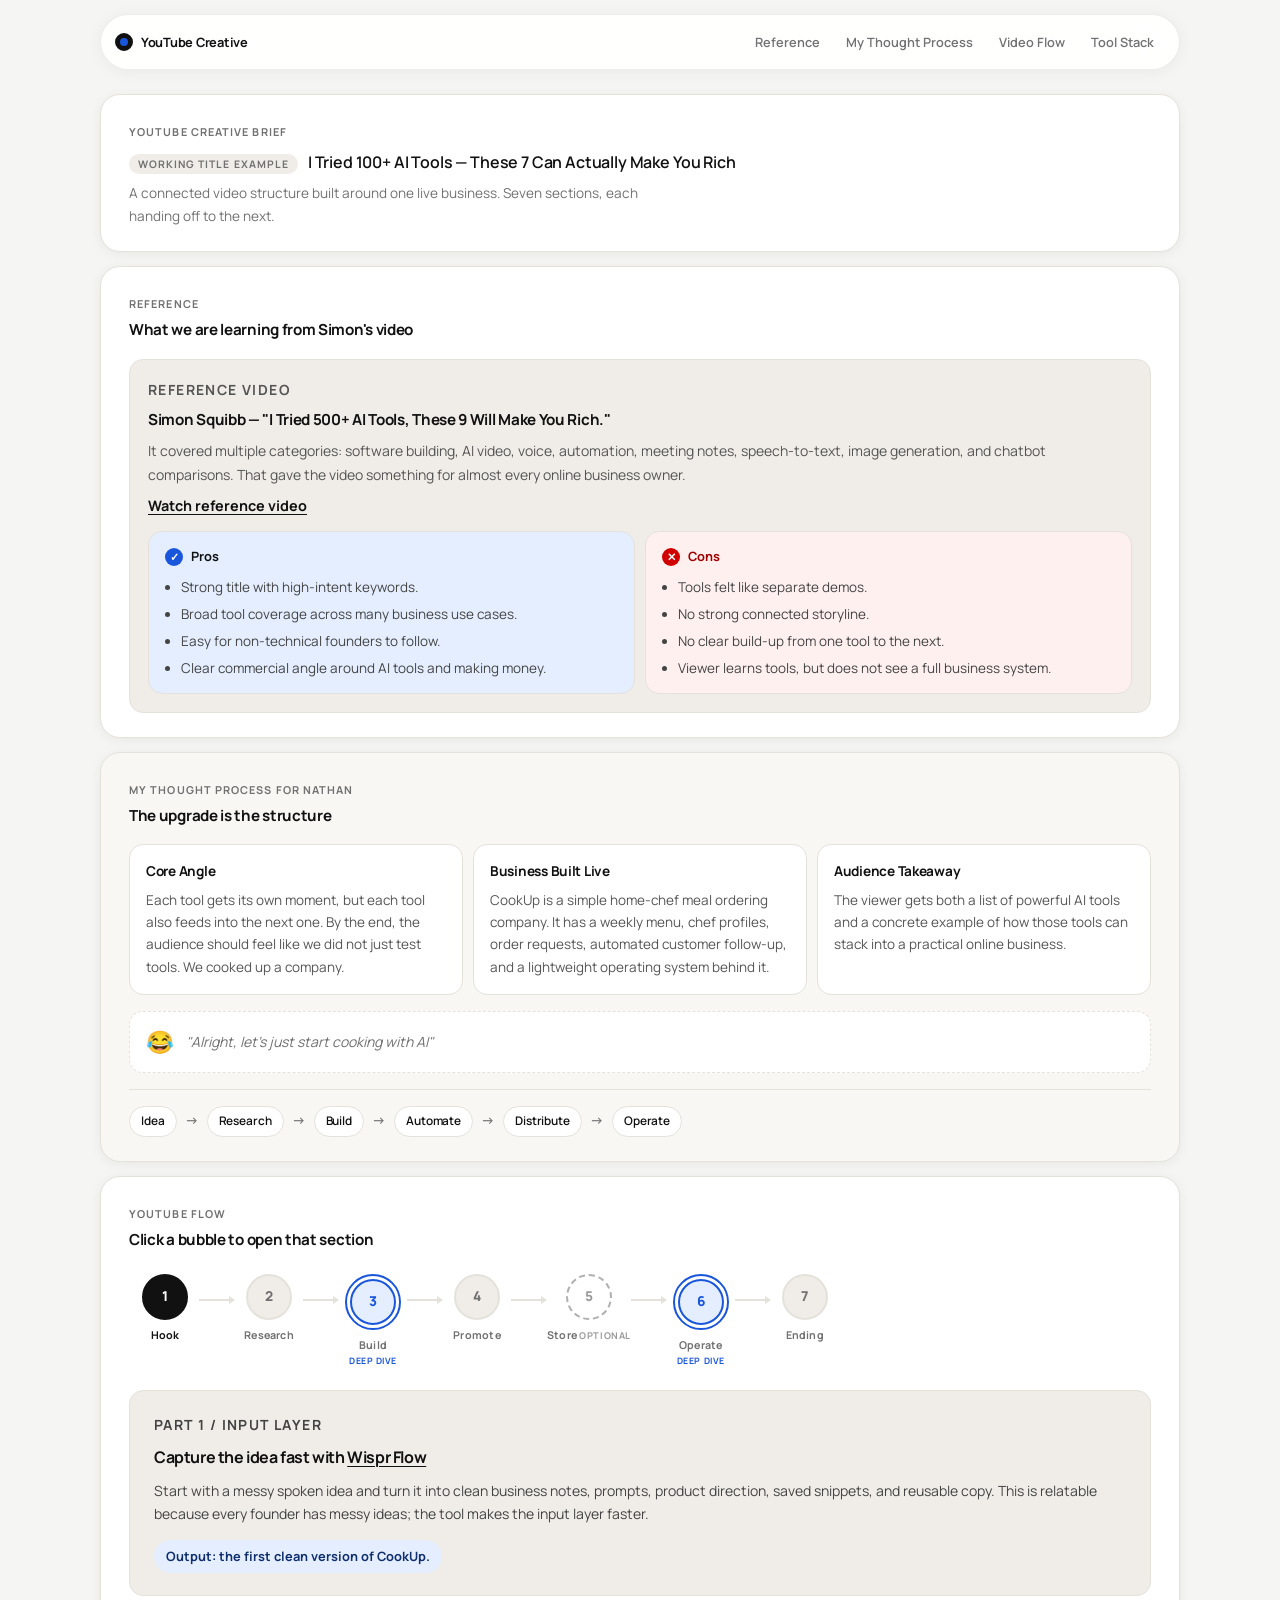
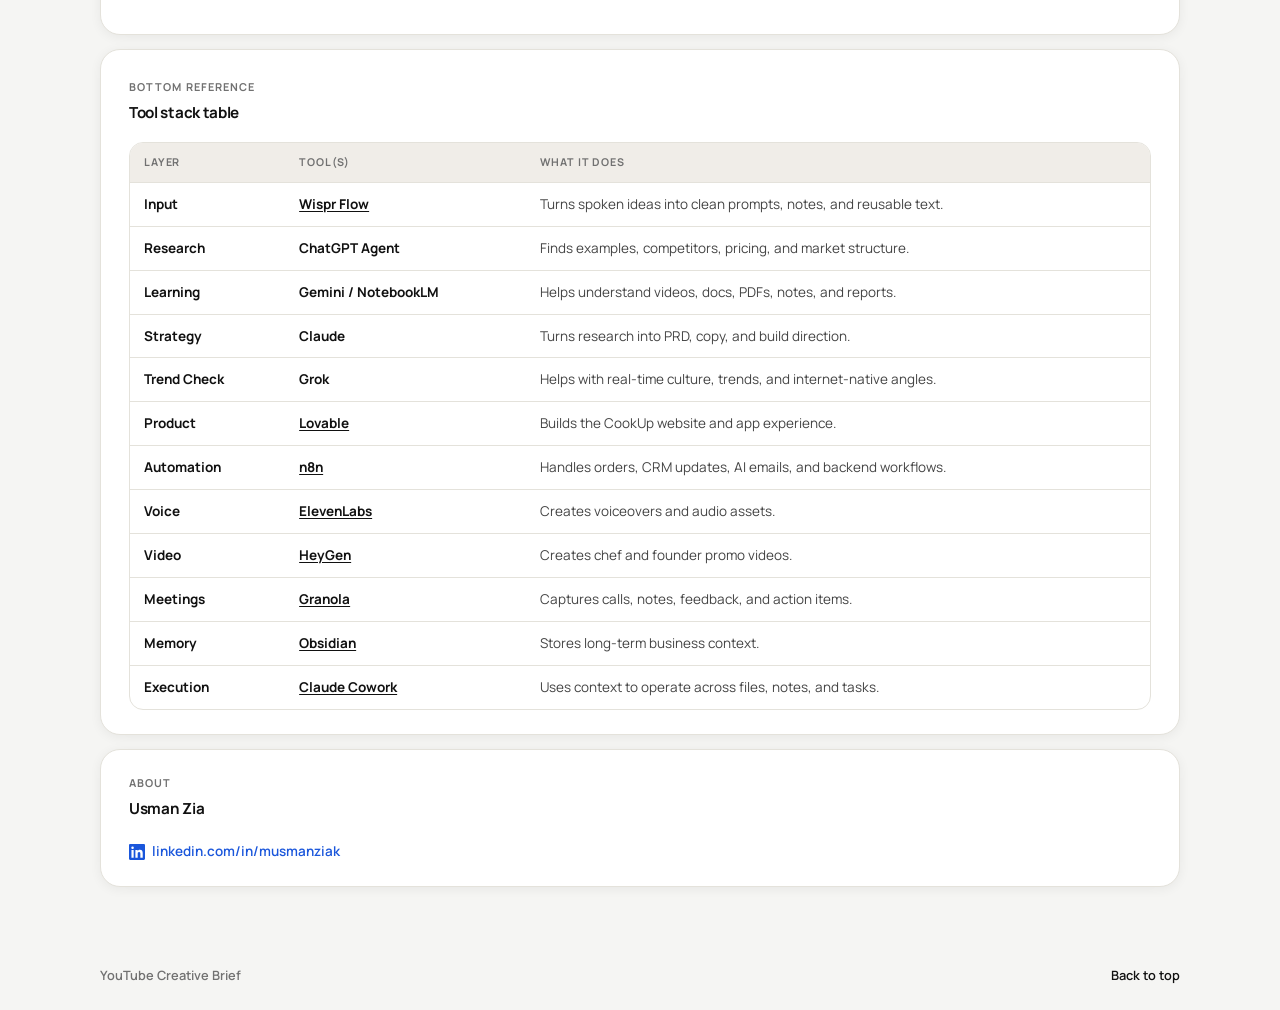
<file: docs/index.html>
<!doctype html>
<html lang="en">
  <head>
    <meta charset="UTF-8" />
    <meta name="viewport" content="width=device-width, initial-scale=1.0" />
    <meta name="description" content="YouTube creative brief for a CookUp AI tools video built around one connected business." />
    <title>YouTube Creative Brief — CookUp</title>
    <link rel="preconnect" href="https://fonts.googleapis.com" />
    <link rel="preconnect" href="https://fonts.gstatic.com" crossorigin />
    <link href="https://fonts.googleapis.com/css2?family=Manrope:wght@400;500;600;700;800&display=swap" rel="stylesheet" />
    <link rel="stylesheet" href="styles.css" />
  </head>
  <body>
    <header class="site-header">
      <a class="brand" href="#top" aria-label="Go to top">
        <span class="brand-mark"></span>
        <span>YouTube Creative</span>
      </a>
      <button class="menu-toggle" type="button" aria-expanded="false" aria-controls="primary-nav">
        <span class="menu-toggle-line"></span>
        <span class="menu-toggle-line"></span>
        <span class="menu-toggle-line"></span>
        <span class="sr-only">Toggle navigation</span>
      </button>
      <nav id="primary-nav" class="nav" aria-label="Page sections">
        <a href="#reference">Reference</a>
        <a href="#thinking">My Thought Process</a>
        <a href="#flow">Video Flow</a>
        <a href="#stack">Tool Stack</a>
      </nav>
    </header>

    <main id="top">

      <section class="hero section-shell">
        <div class="eyebrow">YouTube Creative Brief</div>
        <p class="working-title"><span class="wt-label">Working Title Example</span> I Tried 100+ AI Tools — These 7 Can Actually Make You Rich</p>
        <p class="page-desc">A connected video structure built around one live business. Seven sections, each handing off to the next.</p>
      </section>

      <section id="reference" class="section-shell">
        <div class="section-label">
          <span class="section-kicker">Reference</span>
          <h2>What we are learning from Simon's video</h2>
        </div>

        <article class="reference-card">
          <div class="reference-copy">
            <p class="label">Reference Video</p>
            <h3>Simon Squibb — "I Tried 500+ AI Tools, These 9 Will Make You Rich."</h3>
            <p>
              It covered multiple categories: software building, AI video, voice, automation, meeting notes,
              speech-to-text, image generation, and chatbot comparisons. That gave the video something for
              almost every online business owner.
            </p>
            <a class="text-link" href="https://www.youtube.com/watch?v=Qgi5hb7yxjU&t=3s" target="_blank" rel="noreferrer">
              Watch reference video
            </a>
          </div>

          <div class="pros-cons">
            <div class="pc-card pros-card">
              <h4><span aria-hidden="true">✓</span> Pros</h4>
              <ul>
                <li>Strong title with high-intent keywords.</li>
                <li>Broad tool coverage across many business use cases.</li>
                <li>Easy for non-technical founders to follow.</li>
                <li>Clear commercial angle around AI tools and making money.</li>
              </ul>
            </div>
            <div class="pc-card cons-card">
              <h4><span aria-hidden="true">✕</span> Cons</h4>
              <ul>
                <li>Tools felt like separate demos.</li>
                <li>No strong connected storyline.</li>
                <li>No clear build-up from one tool to the next.</li>
                <li>Viewer learns tools, but does not see a full business system.</li>
              </ul>
            </div>
          </div>
        </article>
      </section>

      <section id="thinking" class="section-shell thinking-section">
        <div class="section-label">
          <span class="section-kicker">My Thought Process for Nathan</span>
          <h2>The upgrade is the structure</h2>
        </div>

        <div class="thinking-grid">
          <article>
            <h3>Core Angle</h3>
            <p>
              Each tool gets its own moment, but each tool also feeds into the next one.
              By the end, the audience should feel like we did not just test tools. We cooked up a company.
            </p>
          </article>
          <article>
            <h3>Business Built Live</h3>
            <p>
              CookUp is a simple home-chef meal ordering company. It has a weekly menu, chef profiles,
              order requests, automated customer follow-up, and a lightweight operating system behind it.
            </p>
          </article>
          <article>
            <h3>Audience Takeaway</h3>
            <p>
              The viewer gets both a list of powerful AI tools and a concrete example of how those tools
              can stack into a practical online business.
            </p>
          </article>
        </div>

        <div class="funny-quote">
          <span class="funny-emoji">😂</span>
          <p>"Alright, let's just start cooking with AI"</p>
        </div>

        <div class="flow-strip" aria-label="Video structure summary">
          <span class="flow-pill">Idea</span>
          <span class="flow-arrow" aria-hidden="true">→</span>
          <span class="flow-pill">Research</span>
          <span class="flow-arrow" aria-hidden="true">→</span>
          <span class="flow-pill">Build</span>
          <span class="flow-arrow" aria-hidden="true">→</span>
          <span class="flow-pill">Automate</span>
          <span class="flow-arrow" aria-hidden="true">→</span>
          <span class="flow-pill">Distribute</span>
          <span class="flow-arrow" aria-hidden="true">→</span>
          <span class="flow-pill">Operate</span>
        </div>
      </section>

      <section id="flow" class="section-shell flow-section">
        <div class="section-label">
          <span class="section-kicker">YouTube Flow</span>
          <h2>Click a bubble to open that section</h2>
        </div>

        <div class="flow-tabs" data-flow-tabs>

          <div class="flow-bubbles" role="tablist" aria-label="Video sections">
            <button class="bubble-step active" type="button" role="tab" aria-selected="true" aria-controls="flow-1" data-flow-tab="flow-1">
              <div class="bubble-circle">1</div>
              <div class="bubble-label">Hook</div>
            </button>
            <div class="bubble-connector" aria-hidden="true"></div>
            <button class="bubble-step" type="button" role="tab" aria-selected="false" aria-controls="flow-2" data-flow-tab="flow-2">
              <div class="bubble-circle">2</div>
              <div class="bubble-label">Research</div>
            </button>
            <div class="bubble-connector" aria-hidden="true"></div>
            <button class="bubble-step bubble-deep-dive" type="button" role="tab" aria-selected="false" aria-controls="flow-3" data-flow-tab="flow-3">
              <div class="bubble-ring"><div class="bubble-circle">3</div></div>
              <div class="bubble-label">Build <span class="deep-dive-tag">Deep Dive</span></div>
            </button>
            <div class="bubble-connector" aria-hidden="true"></div>
            <button class="bubble-step" type="button" role="tab" aria-selected="false" aria-controls="flow-4" data-flow-tab="flow-4">
              <div class="bubble-circle">4</div>
              <div class="bubble-label">Promote</div>
            </button>
            <div class="bubble-connector" aria-hidden="true"></div>
            <button class="bubble-step bubble-optional" type="button" role="tab" aria-selected="false" aria-controls="flow-5" data-flow-tab="flow-5">
              <div class="bubble-circle">5</div>
              <div class="bubble-label">Store <span class="optional-tag">optional</span></div>
            </button>
            <div class="bubble-connector" aria-hidden="true"></div>
            <button class="bubble-step bubble-deep-dive" type="button" role="tab" aria-selected="false" aria-controls="flow-6" data-flow-tab="flow-6">
              <div class="bubble-ring"><div class="bubble-circle">6</div></div>
              <div class="bubble-label">Operate <span class="deep-dive-tag">Deep Dive</span></div>
            </button>
            <div class="bubble-connector" aria-hidden="true"></div>
            <button class="bubble-step" type="button" role="tab" aria-selected="false" aria-controls="flow-7" data-flow-tab="flow-7">
              <div class="bubble-circle">7</div>
              <div class="bubble-label">Ending</div>
            </button>
          </div>

          <div class="flow-panels">
            <article id="flow-1" class="flow-panel active" role="tabpanel">
              <div class="panel-header">
                <p class="label">Part 1 / Input Layer</p>
                <h3>Capture the idea fast with <a class="tool-link" href="https://wisprflow.ai/" target="_blank" rel="noreferrer">Wispr Flow</a></h3>
              </div>
              <p>
                Start with a messy spoken idea and turn it into clean business notes, prompts, product direction,
                saved snippets, and reusable copy. This is relatable because every founder has messy ideas;
                the tool makes the input layer faster.
              </p>
              <div class="output">Output: the first clean version of CookUp.</div>
            </article>

            <article id="flow-2" class="flow-panel" role="tabpanel" hidden>
              <div class="panel-header">
                <p class="label">Part 2 / Learning + Strategy</p>
                <h3>Research and shape the business</h3>
              </div>
              <div class="tool-grid">
                <div class="tool-row">
                  <span class="tool-name">ChatGPT Agent</span>
                  <span class="tool-desc">Researches competitors, examples, pricing, landing pages, and business structure.</span>
                </div>
                <div class="tool-row">
                  <span class="tool-name">Gemini / NotebookLM</span>
                  <span class="tool-desc">Helps understand videos, PDFs, docs, notes, and reports.</span>
                </div>
                <div class="tool-row">
                  <span class="tool-name">Claude</span>
                  <span class="tool-desc">Turns research into strategy, PRD, copy, and build instructions.</span>
                </div>
                <div class="tool-row">
                  <span class="tool-name">Grok</span>
                  <span class="tool-desc">Checks internet-native language and trend framing.</span>
                </div>
              </div>
              <div class="output">Output: CookUp becomes a clear product direction with a build spec.</div>
            </article>

            <article id="flow-3" class="flow-panel" role="tabpanel" hidden>
              <div class="panel-header">
                <p class="label">Part 3 / Build + Automate</p>
                <h3>Build the product with <a class="tool-link" href="https://lovable.dev/" target="_blank" rel="noreferrer">Lovable</a> and <a class="tool-link" href="https://n8n.io/" target="_blank" rel="noreferrer">n8n</a></h3>
              </div>
              <p>
                Lovable builds the visible product layer: home page, weekly menu, chef profiles, meal cards,
                customer preference form, allergy and dietary inputs, order request flow, confirmation page,
                and a simple order dashboard.
              </p>
              <p>
                n8n powers the backend workflow: new order comes in, order is stored in a sheet or CRM,
                AI summarizes the request, customer gets a personalized follow-up, and chef receives a prep summary.
              </p>
              <div class="output">Output: a real software-enabled business, not just a landing page.</div>
            </article>

            <article id="flow-4" class="flow-panel" role="tabpanel" hidden>
              <div class="panel-header">
                <p class="label">Part 4 / Distribution</p>
                <h3>Create content assets with <a class="tool-link" href="https://elevenlabs.io/" target="_blank" rel="noreferrer">ElevenLabs</a> and <a class="tool-link" href="https://www.heygen.com/" target="_blank" rel="noreferrer">HeyGen</a></h3>
              </div>
              <p>
                Once CookUp exists, the video shifts to attention. ElevenLabs creates founder narration,
                chef voices, voiceovers, and audio assets. HeyGen creates chef intro videos, founder explainers,
                weekly menu promos, ads, and short-form content.
              </p>
              <div class="output">Output: CookUp now has distribution assets for social media and the website.</div>
            </article>

            <article id="flow-5" class="flow-panel" role="tabpanel" hidden>
              <div class="panel-header">
                <p class="label">Part 5 / Quick Promo</p>
                <h3>For e-commerce, mention Build Your Store</h3>
              </div>
              <p>
                This is a quick mid-video note, not a full detour. If viewers are applying the same idea
                to e-commerce specifically, Build Your Store is the relevant shortcut because it is focused
                on getting an AI-powered online store moving quickly.
              </p>
              <a class="button primary" href="https://www.buildyourstore.ai/" target="_blank" rel="noreferrer">Visit Build Your Store</a>
            </article>

            <article id="flow-6" class="flow-panel" role="tabpanel" hidden>
              <div class="panel-header">
                <p class="label">Part 6 / Operating System</p>
                <h3>Operate the company with Granola, Obsidian, and Claude Cowork</h3>
              </div>
              <div class="tool-grid">
                <div class="tool-row">
                  <span class="tool-name"><a class="tool-link" href="https://www.granola.ai/" target="_blank" rel="noreferrer">Granola</a></span>
                  <span class="tool-desc">Captures chef calls, customer feedback, partnership conversations, and action items.</span>
                </div>
                <div class="tool-row">
                  <span class="tool-name"><a class="tool-link" href="https://obsidian.md/" target="_blank" rel="noreferrer">Obsidian</a></span>
                  <span class="tool-desc">Stores chef notes, customer feedback, menu ideas, pricing notes, SOPs, launch checklists, and content ideas.</span>
                </div>
                <div class="tool-row">
                  <span class="tool-name"><a class="tool-link" href="https://www.anthropic.com/product/claude-cowork" target="_blank" rel="noreferrer">Claude Cowork</a></span>
                  <span class="tool-desc">Uses that context to draft follow-ups, organize tasks, improve copy, and manage the business. <mark class="highlight-term">Fully remote — access it from your phone like SSH into your operating system from anywhere (AKA the OpenClaw feature).</mark></span>
                </div>
              </div>
              <div class="output">Framing: Granola captures it. Obsidian remembers it. Claude Cowork operates it.</div>
            </article>

            <article id="flow-7" class="flow-panel" role="tabpanel" hidden>
              <div class="panel-header">
                <p class="label">Part 7 / Ending Story</p>
                <h3>Close by teaching people how to think with AI</h3>
              </div>
              <p>
                End by making people feel like they did not just watch an AI tools video. They learned how
                to communicate with AI, which is <mark class="highlight-term">prompt engineering</mark>, and how to give AI the right notes,
                files, examples, and background, which is <mark class="highlight-term">context engineering</mark>.
              </p>
              <p class="callout-note">If users know this, they're already ahead of 90% of people in AI.</p>
              <p>
                Connect it to the personal story: imposter syndrome around extremely smart people, using
                Claude Code / Claude Cowork to understand and tinker with a "zero-human company" codebase,
                and using AI to help work through a $70M commercial real estate deal at 26.
              </p>
              <div class="output">Final message: teach people how to fish, not just show them tools.</div>
            </article>
          </div>
        </div>
      </section>

      <section id="stack" class="section-shell">
        <div class="section-label">
          <span class="section-kicker">Bottom Reference</span>
          <h2>Tool stack table</h2>
        </div>

        <div class="table-wrap">
          <table>
            <thead>
              <tr>
                <th>Layer</th>
                <th>Tool(s)</th>
                <th>What It Does</th>
              </tr>
            </thead>
            <tbody>
              <tr>
                <td>Input</td>
                <td><a class="tool-link" href="https://wisprflow.ai/" target="_blank" rel="noreferrer">Wispr Flow</a></td>
                <td>Turns spoken ideas into clean prompts, notes, and reusable text.</td>
              </tr>
              <tr>
                <td>Research</td>
                <td>ChatGPT Agent</td>
                <td>Finds examples, competitors, pricing, and market structure.</td>
              </tr>
              <tr>
                <td>Learning</td>
                <td>Gemini / NotebookLM</td>
                <td>Helps understand videos, docs, PDFs, notes, and reports.</td>
              </tr>
              <tr>
                <td>Strategy</td>
                <td>Claude</td>
                <td>Turns research into PRD, copy, and build direction.</td>
              </tr>
              <tr>
                <td>Trend Check</td>
                <td>Grok</td>
                <td>Helps with real-time culture, trends, and internet-native angles.</td>
              </tr>
              <tr>
                <td>Product</td>
                <td><a class="tool-link" href="https://lovable.dev/" target="_blank" rel="noreferrer">Lovable</a></td>
                <td>Builds the CookUp website and app experience.</td>
              </tr>
              <tr>
                <td>Automation</td>
                <td><a class="tool-link" href="https://n8n.io/" target="_blank" rel="noreferrer">n8n</a></td>
                <td>Handles orders, CRM updates, AI emails, and backend workflows.</td>
              </tr>
              <tr>
                <td>Voice</td>
                <td><a class="tool-link" href="https://elevenlabs.io/" target="_blank" rel="noreferrer">ElevenLabs</a></td>
                <td>Creates voiceovers and audio assets.</td>
              </tr>
              <tr>
                <td>Video</td>
                <td><a class="tool-link" href="https://www.heygen.com/" target="_blank" rel="noreferrer">HeyGen</a></td>
                <td>Creates chef and founder promo videos.</td>
              </tr>
              <tr>
                <td>Meetings</td>
                <td><a class="tool-link" href="https://www.granola.ai/" target="_blank" rel="noreferrer">Granola</a></td>
                <td>Captures calls, notes, feedback, and action items.</td>
              </tr>
              <tr>
                <td>Memory</td>
                <td><a class="tool-link" href="https://obsidian.md/" target="_blank" rel="noreferrer">Obsidian</a></td>
                <td>Stores long-term business context.</td>
              </tr>
              <tr>
                <td>Execution</td>
                <td><a class="tool-link" href="https://www.anthropic.com/product/claude-cowork" target="_blank" rel="noreferrer">Claude Cowork</a></td>
                <td>Uses context to operate across files, notes, and tasks.</td>
              </tr>
            </tbody>
          </table>
        </div>
      </section>

      <section class="section-shell about-section">
        <div class="section-label">
          <span class="section-kicker">About</span>
          <h2>Usman Zia</h2>
        </div>
        <a class="linkedin-link" href="https://www.linkedin.com/in/musmanziak/" target="_blank" rel="noreferrer">
          <svg width="16" height="16" viewBox="0 0 24 24" fill="currentColor" aria-hidden="true">
            <path d="M20.447 20.452H17.01v-5.569c0-1.328-.027-3.037-1.852-3.037-1.853 0-2.136 1.445-2.136 2.939v5.667H9.584V9h3.298v1.561h.046c.477-.9 1.637-1.85 3.37-1.85 3.601 0 4.267 2.37 4.267 5.455v6.286zM5.337 7.433a1.914 1.914 0 1 1 0-3.828 1.914 1.914 0 0 1 0 3.828zm1.648 13.019H3.69V9h3.295v11.452zM22.225 0H1.771C.792 0 0 .774 0 1.729v20.542C0 23.227.792 24 1.771 24h20.451C23.2 24 24 23.227 24 22.271V1.729C24 .774 23.2 0 22.222 0h.003z"/>
          </svg>
          linkedin.com/in/musmanziak
        </a>
      </section>
    </main>

    <footer class="footer">
      <p>YouTube Creative Brief</p>
      <a href="#top">Back to top</a>
    </footer>

    <script src="script.js"></script>
  </body>
</html>
</file>
<file: docs/styles.css>
:root {
  --bg: #f5f5f3;
  --paper: #ffffff;
  --ink: #111111;
  --muted: #717171;
  --line: #e4e2db;
  --soft: #f0ede8;
  --accent: #1a56db;
  --accent-soft: #e4eeff;
  --accent-ink: #0f2e6e;
  --danger: #fff0f0;
  --danger-ink: #a00000;
  --success: #e4eeff;
  --radius-lg: 20px;
  --radius-md: 14px;
  --shadow: 0 2px 12px rgba(16, 16, 16, 0.06);
}

* {
  box-sizing: border-box;
}

html {
  scroll-behavior: smooth;
}

body {
  margin: 0;
  overflow-x: hidden;
  background: var(--bg);
  color: var(--ink);
  font-family: "Manrope", sans-serif;
  font-size: 0.9rem;
  line-height: 1.6;
}

a {
  color: inherit;
  text-decoration: none;
}

h1, h2, h3, h4, p {
  text-wrap: pretty;
}

/* ---------- Header ---------- */

.site-header {
  position: sticky;
  top: 0;
  z-index: 20;
  display: flex;
  align-items: center;
  justify-content: space-between;
  width: min(1080px, calc(100% - 32px));
  margin: 14px auto 0;
  padding: 10px 14px;
  border: 1px solid rgba(16, 16, 16, 0.08);
  border-radius: 999px;
  background: rgba(255, 255, 255, 0.92);
  backdrop-filter: blur(16px);
  box-shadow: 0 2px 16px rgba(16, 16, 16, 0.05);
}

.brand,
.nav {
  display: flex;
  align-items: center;
}

.brand {
  gap: 8px;
  font-size: 0.8rem;
  font-weight: 700;
  letter-spacing: -0.02em;
}

.brand-mark {
  width: 18px;
  height: 18px;
  border: 5px solid var(--ink);
  border-radius: 50%;
  background: var(--accent);
  flex-shrink: 0;
}

.nav {
  gap: 4px;
  color: var(--muted);
  font-size: 0.8rem;
  font-weight: 600;
}

.nav a {
  padding: 7px 11px;
  border-radius: 999px;
  transition: background 120ms, color 120ms;
}

.nav a:hover {
  background: var(--soft);
  color: var(--ink);
}

.menu-toggle {
  display: none;
}

.sr-only {
  position: absolute;
  width: 1px;
  height: 1px;
  padding: 0;
  margin: -1px;
  overflow: hidden;
  clip: rect(0, 0, 0, 0);
  white-space: nowrap;
  border: 0;
}

/* ---------- Layout ---------- */

main {
  padding: 24px 0 64px;
}

.section-shell {
  width: min(1080px, calc(100% - 32px));
  margin: 0 auto 14px;
  padding: 24px 28px;
  border: 1px solid var(--line);
  border-radius: var(--radius-lg);
  background: var(--paper);
  box-shadow: var(--shadow);
}

/* ---------- Hero ---------- */

.hero {
  padding: 28px 28px 24px;
}

.eyebrow,
.section-kicker,
.label {
  margin: 0;
  color: var(--muted);
  font-size: 0.68rem;
  font-weight: 700;
  letter-spacing: 0.1em;
  text-transform: uppercase;
}

.working-title {
  display: flex;
  flex-wrap: wrap;
  align-items: baseline;
  gap: 10px;
  margin: 10px 0 8px;
  font-size: 1rem;
  font-weight: 600;
  color: var(--ink);
  line-height: 1.4;
  letter-spacing: -0.01em;
}

.wt-label {
  display: inline-block;
  padding: 3px 9px;
  border-radius: 999px;
  background: var(--soft);
  color: var(--muted);
  font-size: 0.65rem;
  font-weight: 700;
  letter-spacing: 0.1em;
  text-transform: uppercase;
}

.page-desc {
  margin: 0;
  color: var(--muted);
  max-width: 560px;
  font-size: 0.85rem;
  line-height: 1.65;
}

/* ---------- Section Labels ---------- */

.section-label {
  margin-bottom: 16px;
}

.section-label h2 {
  margin: 4px 0 0;
  font-size: 0.95rem;
  font-weight: 700;
  letter-spacing: -0.02em;
}

/* ---------- Reference ---------- */

.reference-card {
  display: grid;
  gap: 14px;
  padding: 18px;
  border: 1px solid var(--line);
  border-radius: var(--radius-md);
  background: var(--soft);
}

.reference-copy {
  display: grid;
  gap: 8px;
}

.reference-copy h3 {
  margin: 0;
  font-size: 0.95rem;
  font-weight: 700;
  letter-spacing: -0.02em;
  line-height: 1.4;
}

.reference-copy p {
  margin: 0;
  color: #555;
  font-size: 0.875rem;
  line-height: 1.7;
}

.text-link,
.tool-link {
  text-decoration: underline;
  text-decoration-thickness: 0.08em;
  text-underline-offset: 0.18em;
  font-weight: 700;
}

.text-link:hover,
.tool-link:hover {
  color: var(--accent);
}

.pros-cons {
  display: grid;
  grid-template-columns: repeat(2, minmax(0, 1fr));
  gap: 10px;
}

.pc-card {
  padding: 14px 16px;
  border-radius: var(--radius-md);
  border: 1px solid var(--line);
}

.pc-card h4 {
  display: flex;
  align-items: center;
  gap: 8px;
  margin: 0 0 10px;
  font-size: 0.8rem;
  font-weight: 700;
}

.pc-card h4 span {
  display: grid;
  width: 18px;
  height: 18px;
  place-items: center;
  border-radius: 50%;
  color: #fff;
  font-size: 0.7rem;
  flex-shrink: 0;
}

.pros-card {
  background: var(--success);
}

.pros-card h4 span {
  background: #1a56db;
}

.cons-card {
  background: var(--danger);
}

.cons-card h4 {
  color: var(--danger-ink);
}

.cons-card h4 span {
  background: #d00000;
}

.pc-card ul {
  display: grid;
  gap: 6px;
  margin: 0;
  padding-left: 16px;
  color: #444;
  line-height: 1.55;
  font-size: 0.845rem;
}

/* ---------- Thinking ---------- */

.thinking-section {
  background: #f8f7f4;
}

.thinking-grid {
  display: grid;
  grid-template-columns: repeat(3, minmax(0, 1fr));
  gap: 10px;
}

.thinking-grid article {
  padding: 16px;
  border: 1px solid var(--line);
  border-radius: var(--radius-md);
  background: var(--paper);
}

.thinking-grid h3 {
  margin: 0 0 6px;
  font-size: 0.85rem;
  font-weight: 700;
  letter-spacing: -0.02em;
}

.thinking-grid p {
  margin: 0;
  color: #555;
  line-height: 1.65;
  font-size: 0.845rem;
}

.funny-quote {
  display: flex;
  align-items: center;
  gap: 12px;
  margin: 16px 0 0;
  padding: 12px 16px;
  border: 1px dashed var(--line);
  border-radius: var(--radius-md);
  background: var(--paper);
}

.funny-emoji {
  font-size: 1.4rem;
  flex-shrink: 0;
}

.funny-quote p {
  margin: 0;
  font-size: 0.875rem;
  font-style: italic;
  color: var(--muted);
}

.flow-strip {
  display: flex;
  flex-wrap: wrap;
  align-items: center;
  gap: 8px;
  margin-top: 16px;
  padding-top: 16px;
  border-top: 1px solid var(--line);
}

.flow-pill {
  padding: 5px 11px;
  border-radius: 999px;
  background: var(--paper);
  border: 1px solid var(--line);
  color: var(--ink);
  font-size: 0.74rem;
  font-weight: 600;
  letter-spacing: -0.01em;
}

.flow-arrow {
  color: var(--muted);
  font-size: 0.85rem;
  font-weight: 600;
}

/* ---------- Flow ---------- */

.flow-section {
  background: var(--paper);
}

.flow-tabs {
  display: grid;
  gap: 18px;
}

/* Bubble pipeline */

.flow-bubbles {
  display: flex;
  align-items: flex-start;
  overflow-x: auto;
  padding: 6px 2px 4px;
  scrollbar-width: none;
}

.flow-bubbles::-webkit-scrollbar {
  display: none;
}

.bubble-step {
  display: flex;
  flex-direction: column;
  align-items: center;
  gap: 7px;
  flex-shrink: 0;
  padding: 0;
  border: none;
  background: none;
  cursor: pointer;
  font: inherit;
  min-width: 68px;
  -webkit-tap-highlight-color: transparent;
}

.bubble-circle {
  width: 46px;
  height: 46px;
  border-radius: 50%;
  border: 2px solid var(--line);
  background: var(--soft);
  display: flex;
  align-items: center;
  justify-content: center;
  font-size: 0.85rem;
  font-weight: 800;
  color: var(--muted);
  transition: background 140ms, border-color 140ms, color 140ms;
}

.bubble-label {
  font-size: 0.67rem;
  font-weight: 700;
  color: var(--muted);
  letter-spacing: 0.02em;
  text-align: center;
  transition: color 140ms;
}

.bubble-step.active .bubble-circle {
  background: var(--ink);
  border-color: var(--ink);
  color: #fff;
}

.bubble-step.active .bubble-label {
  color: var(--ink);
}

.bubble-step:hover:not(.active) .bubble-circle {
  border-color: #999;
  color: var(--ink);
}

.bubble-ring {
  padding: 3px;
  border-radius: 50%;
  border: 2px solid var(--accent);
}

.bubble-deep-dive .bubble-circle {
  border-color: var(--accent);
  color: var(--accent);
  background: var(--accent-soft);
}

.bubble-deep-dive.active .bubble-ring {
  border-color: var(--ink);
}

.deep-dive-tag {
  display: block;
  font-size: 0.55rem;
  font-weight: 700;
  letter-spacing: 0.06em;
  text-transform: uppercase;
  color: var(--accent);
}

.bubble-optional .bubble-circle {
  border-style: dashed;
  border-color: #b0b0b0;
  color: #999;
  background: var(--paper);
}

.bubble-optional.active .bubble-circle {
  border-style: solid;
  border-color: #888;
  background: #666;
  color: #fff;
}

.optional-tag {
  display: inline-block;
  font-size: 0.58rem;
  font-weight: 700;
  letter-spacing: 0.06em;
  text-transform: uppercase;
  color: #999;
  vertical-align: middle;
}

/* Connector: line + arrowhead */

.bubble-connector {
  flex-shrink: 0;
  align-self: flex-start;
  /* center with 46px circle: 23px - 1px (half line height) = 22px */
  margin-top: 22px;
  width: 36px;
  display: flex;
  align-items: center;
}

.bubble-connector::before {
  content: '';
  display: block;
  flex: 1;
  height: 2px;
  background: var(--line);
}

.bubble-connector::after {
  content: '';
  display: block;
  border-left: 6px solid var(--line);
  border-top: 4px solid transparent;
  border-bottom: 4px solid transparent;
}

/* Panels */

.flow-panels {
  min-height: 220px;
}

.flow-panel {
  padding: 22px 24px;
  border: 1px solid var(--line);
  border-radius: var(--radius-md);
  background: var(--soft);
}

.panel-header {
  margin-bottom: 10px;
}

.panel-header h3 {
  margin: 6px 0 0;
  font-size: 1rem;
  font-weight: 700;
  letter-spacing: -0.025em;
  line-height: 1.35;
}

.flow-panel p {
  margin: 0 0 10px;
  color: #444;
  line-height: 1.7;
  font-size: 0.875rem;
}

.tool-grid {
  display: grid;
  gap: 1px;
  border: 1px solid var(--line);
  border-radius: var(--radius-md);
  overflow: hidden;
  margin-bottom: 12px;
  background: var(--line);
}

.tool-row {
  display: grid;
  grid-template-columns: 160px 1fr;
  align-items: baseline;
  gap: 16px;
  padding: 10px 14px;
  background: var(--paper);
}

.tool-name {
  font-size: 0.8rem;
  font-weight: 700;
  color: var(--ink);
}

.tool-desc {
  font-size: 0.845rem;
  color: #555;
  line-height: 1.55;
}

.highlight-term {
  background: var(--accent-soft);
  color: var(--accent-ink);
  padding: 1px 5px;
  border-radius: 4px;
  font-style: normal;
  font-weight: 700;
}

.callout-note {
  margin: 10px 0 0;
  padding: 10px 14px;
  border-left: 3px solid var(--accent);
  background: var(--accent-soft);
  color: var(--accent-ink);
  font-size: 0.875rem;
  font-weight: 600;
  line-height: 1.5;
  border-radius: 0 var(--radius-md) var(--radius-md) 0;
}

.output {
  display: inline-flex;
  margin-top: 4px;
  padding: 6px 12px;
  border-radius: 999px;
  background: var(--accent-soft);
  color: var(--accent-ink);
  font-size: 0.8rem;
  font-weight: 700;
}

.button {
  display: inline-flex;
  align-items: center;
  justify-content: center;
  min-height: 38px;
  padding: 0 16px;
  border: 1px solid var(--ink);
  border-radius: 999px;
  font-weight: 700;
  font-size: 0.8rem;
  cursor: pointer;
}

.button.primary {
  background: var(--ink);
  color: #fff;
}

/* ---------- Table ---------- */

.table-wrap {
  overflow-x: auto;
  border: 1px solid var(--line);
  border-radius: var(--radius-md);
  background: var(--paper);
}

table {
  width: 100%;
  min-width: 640px;
  border-collapse: collapse;
}

th,
td {
  padding: 11px 14px;
  border-bottom: 1px solid var(--line);
  text-align: left;
  vertical-align: top;
}

th {
  background: var(--soft);
  font-size: 0.67rem;
  font-weight: 700;
  letter-spacing: 0.08em;
  text-transform: uppercase;
  color: var(--muted);
}

td {
  color: #444;
  line-height: 1.55;
  font-size: 0.845rem;
}

td:first-child,
td:nth-child(2) {
  color: var(--ink);
  font-weight: 700;
}

tr:last-child td {
  border-bottom: 0;
}

/* ---------- About ---------- */

.about-section {
  padding: 20px 28px;
}

.linkedin-link {
  display: inline-flex;
  align-items: center;
  gap: 7px;
  margin-top: 4px;
  font-size: 0.845rem;
  font-weight: 600;
  color: var(--accent);
  text-decoration: none;
}

.linkedin-link:hover {
  color: var(--accent-ink);
}

/* ---------- Footer ---------- */

.footer {
  display: flex;
  justify-content: space-between;
  gap: 16px;
  width: min(1080px, calc(100% - 32px));
  margin: 0 auto 24px;
  color: var(--muted);
  font-size: 0.8rem;
  font-weight: 600;
}

.footer p {
  margin: 0;
}

.footer a {
  color: var(--ink);
}

/* ---------- Responsive ---------- */

@media (max-width: 900px) {
  .site-header {
    flex-wrap: wrap;
    border-radius: 18px;
  }

  .menu-toggle {
    display: inline-grid;
    flex: 0 0 38px;
    width: 38px;
    height: 38px;
    place-items: center;
    gap: 4px;
    padding: 10px;
    border: 1px solid rgba(16, 16, 16, 0.12);
    border-radius: 999px;
    background: var(--paper);
    cursor: pointer;
  }

  .menu-toggle-line {
    display: block;
    width: 16px;
    height: 2px;
    border-radius: 999px;
    background: currentColor;
    transition: transform 180ms ease, opacity 180ms ease;
  }

  .site-header.menu-open .menu-toggle-line:nth-child(1) {
    transform: translateY(6px) rotate(45deg);
  }

  .site-header.menu-open .menu-toggle-line:nth-child(2) {
    opacity: 0;
  }

  .site-header.menu-open .menu-toggle-line:nth-child(3) {
    transform: translateY(-6px) rotate(-45deg);
  }

  .nav {
    display: none;
    width: 100%;
    flex-direction: column;
    align-items: stretch;
    gap: 2px;
    padding-top: 8px;
  }

  .site-header.menu-open .nav {
    display: flex;
  }

  .nav a {
    padding: 10px 12px;
    background: var(--soft);
    color: var(--ink);
  }

  .pros-cons,
  .thinking-grid {
    grid-template-columns: 1fr;
  }
}

@media (max-width: 560px) {
  .section-shell,
  .site-header,
  .footer {
    width: calc(100% - 20px);
  }

  .section-shell {
    padding: 16px;
    border-radius: 16px;
  }

  .footer {
    flex-direction: column;
    gap: 6px;
  }

  /* Hero */
  .working-title {
    font-size: 0.9rem;
  }

  /* Tool grid: stack name above desc */
  .tool-row {
    grid-template-columns: 1fr;
    gap: 3px;
  }

  .tool-name {
    font-size: 0.75rem;
  }

  /* Bubbles: shrink so pipeline scrolls cleanly */
  .bubble-circle {
    width: 38px;
    height: 38px;
    font-size: 0.78rem;
  }

  .bubble-step {
    min-width: 56px;
  }

  .bubble-label {
    font-size: 0.6rem;
  }

  .bubble-connector {
    margin-top: 18px;
    width: 24px;
  }

  /* Panel */
  .panel-header h3 {
    font-size: 0.92rem;
  }

  .flow-panel {
    padding: 16px;
  }

  /* Funny quote */
  .funny-quote {
    flex-direction: column;
    align-items: flex-start;
    gap: 6px;
  }

  /* Flow strip: tighter */
  .flow-pill {
    font-size: 0.7rem;
    padding: 4px 9px;
  }

  /* Reference card */
  .reference-card {
    padding: 14px;
  }

  /* Table: ensure it scrolls */
  .table-wrap {
    -webkit-overflow-scrolling: touch;
  }
}
</file>
